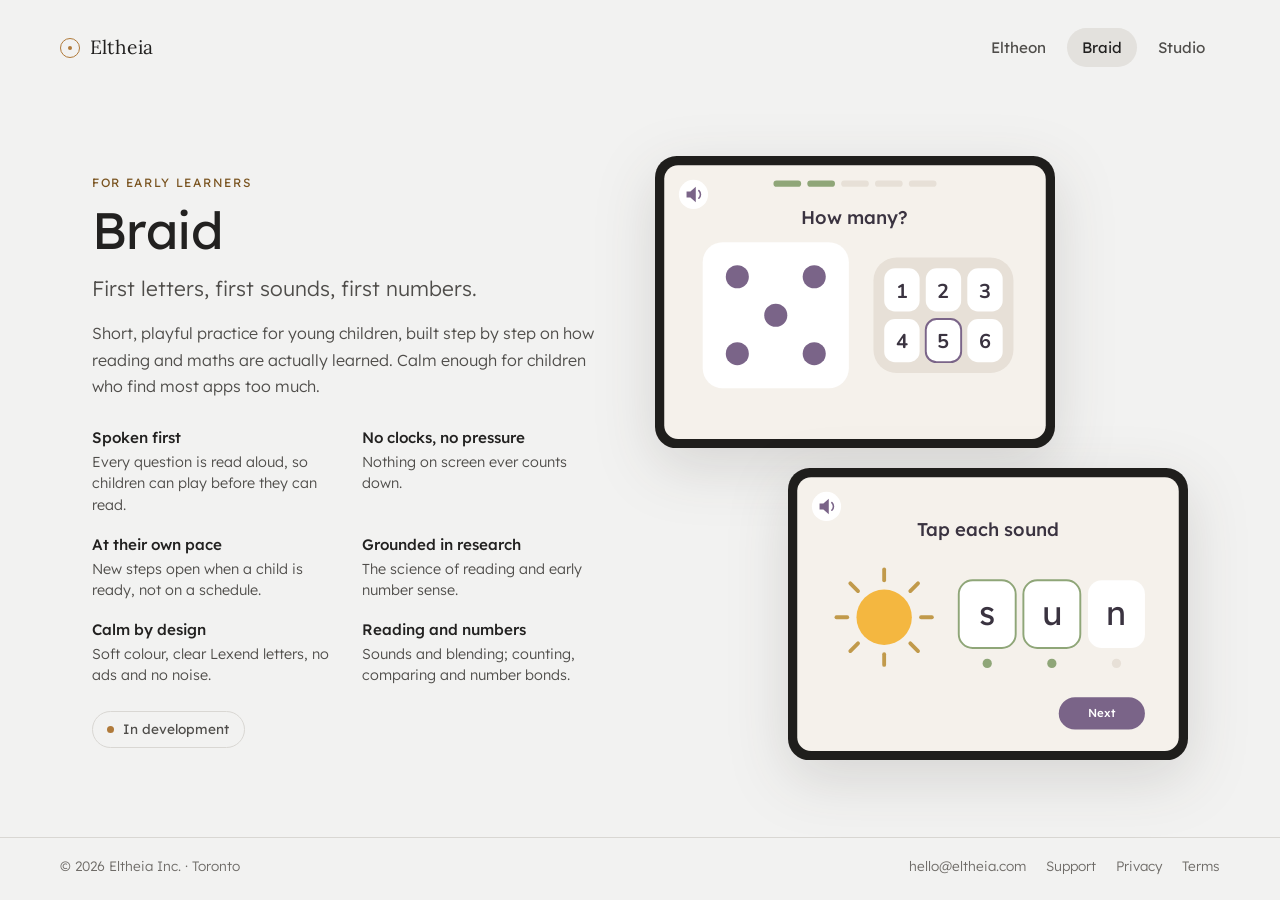
<file: braid.html>
<!doctype html>
<html lang="en">
<head>
<meta charset="utf-8">
<meta name="viewport" content="width=device-width, initial-scale=1">
<title>Braid · Eltheia</title>
<meta name="description" content="Braid is short, calm practice for young children learning letters, sounds and their first numbers.">
<link rel="icon" href="/favicon.svg" type="image/svg+xml">
<link rel="preconnect" href="https://fonts.googleapis.com">
<link rel="preconnect" href="https://fonts.gstatic.com" crossorigin>
<link href="https://fonts.googleapis.com/css2?family=Lexend:wght@300;400;500&family=Lora:wght@400;500&family=Nunito:wght@700&display=swap" rel="stylesheet">
<link rel="stylesheet" href="/style.css">
</head>
<body>
<header class="top">
  <a class="brand" href="/"><span class="dot sm" aria-hidden="true"></span>Eltheia</a>
  <nav class="tabs"><a href="/eltheon">Eltheon</a><a href="/braid" aria-current="page">Braid</a><a href="/studio">Studio</a></nav>
</header>
<main class="app">
  <div>
    <span class="label">For early learners</span>
    <h1>Braid</h1>
    <p class="lede">First letters, first sounds, first numbers.</p>
    <p>Short, playful practice for young children, built step by step on how reading and maths are actually learned. Calm enough for children who find most apps too much.</p>
    <ul class="features">
      <li><strong>Spoken first</strong>Every question is read aloud, so children can play before they can read.</li>
      <li><strong>No clocks, no pressure</strong>Nothing on screen ever counts down.</li>
      <li><strong>At their own pace</strong>New steps open when a child is ready, not on a schedule.</li>
      <li><strong>Grounded in research</strong>The science of reading and early number sense.</li>
      <li><strong>Calm by design</strong>Soft colour, clear Lexend letters, no ads and no noise.</li>
      <li><strong>Reading and numbers</strong>Sounds and blending; counting, comparing and number bonds.</li>
    </ul>
    <span class="status">In development</span>
  </div>

  <div class="shots tablets">
    <svg viewBox="0 0 520 380" role="img" aria-label="Braid counting screen: how many dots, with a number pad">
      <rect width="520" height="380" rx="28" fill="#1f1e1c"/>
      <rect x="12" y="12" width="496" height="356" rx="18" fill="#F5F1EB"/>
      <g>
        <rect x="154" y="32" width="36" height="8" rx="4" fill="#8FA678"/>
        <rect x="198" y="32" width="36" height="8" rx="4" fill="#8FA678"/>
        <rect x="242" y="32" width="36" height="8" rx="4" fill="#E7E0D7"/>
        <rect x="286" y="32" width="36" height="8" rx="4" fill="#E7E0D7"/>
        <rect x="330" y="32" width="36" height="8" rx="4" fill="#E7E0D7"/>
      </g>
      <circle cx="50" cy="50" r="19" fill="#FFFFFF"/>
      <path d="M41 46h5l7-6v20l-7-6h-5z" fill="#7A6488"/>
      <path d="M57 45a7 7 0 0 1 0 10" fill="none" stroke="#7A6488" stroke-width="2" stroke-linecap="round"/>
      <text x="260" y="88" text-anchor="middle" font-family="Lexend, sans-serif" font-size="24" font-weight="500" fill="#3A3340">How many?</text>
      <rect x="62" y="112" width="190" height="190" rx="26" fill="#FFFFFF"/>
      <g fill="#7A6488">
        <circle cx="107" cy="157" r="15"/><circle cx="207" cy="157" r="15"/>
        <circle cx="157" cy="207" r="15"/>
        <circle cx="107" cy="257" r="15"/><circle cx="207" cy="257" r="15"/>
      </g>
      <rect x="284" y="132" width="182" height="150" rx="30" fill="#E7E0D7"/>
      <g fill="#FFFFFF">
        <rect x="298" y="146" width="46" height="56" rx="14"/><rect x="352" y="146" width="46" height="56" rx="14"/><rect x="406" y="146" width="46" height="56" rx="14"/>
        <rect x="298" y="212" width="46" height="56" rx="14"/><rect x="352" y="212" width="46" height="56" rx="14" stroke="#7A6488" stroke-width="2.5"/><rect x="406" y="212" width="46" height="56" rx="14"/>
      </g>
      <g font-family="Nunito, sans-serif" font-size="26" font-weight="700" fill="#3A3340" text-anchor="middle">
        <text x="321" y="184">1</text><text x="375" y="184">2</text><text x="429" y="184">3</text>
        <text x="321" y="250">4</text><text x="375" y="250">5</text><text x="429" y="250">6</text>
      </g>
    </svg>

    <svg viewBox="0 0 520 380" role="img" aria-label="Braid sounds screen: tap each sound in sun">
      <rect width="520" height="380" rx="28" fill="#1f1e1c"/>
      <rect x="12" y="12" width="496" height="356" rx="18" fill="#F5F1EB"/>
      <circle cx="50" cy="50" r="19" fill="#FFFFFF"/>
      <path d="M41 46h5l7-6v20l-7-6h-5z" fill="#7A6488"/>
      <path d="M57 45a7 7 0 0 1 0 10" fill="none" stroke="#7A6488" stroke-width="2" stroke-linecap="round"/>
      <text x="260" y="88" text-anchor="middle" font-family="Lexend, sans-serif" font-size="24" font-weight="500" fill="#3A3340">Tap each sound</text>
      <g stroke="#C19A4B" stroke-width="5" stroke-linecap="round">
        <line x1="125" y1="132" x2="125" y2="146"/><line x1="125" y1="242" x2="125" y2="256"/>
        <line x1="63" y1="194" x2="77" y2="194"/><line x1="173" y1="194" x2="187" y2="194"/>
        <line x1="81" y1="150" x2="91" y2="160"/><line x1="159" y1="228" x2="169" y2="238"/>
        <line x1="169" y1="150" x2="159" y2="160"/><line x1="91" y1="228" x2="81" y2="238"/>
      </g>
      <circle cx="125" cy="194" r="36" fill="#F4B740"/>
      <g fill="#FFFFFF">
        <rect x="222" y="146" width="74" height="88" rx="18" stroke="#8FA678" stroke-width="2.5"/>
        <rect x="306" y="146" width="74" height="88" rx="18" stroke="#8FA678" stroke-width="2.5"/>
        <rect x="390" y="146" width="74" height="88" rx="18"/>
      </g>
      <g font-family="Lexend, sans-serif" font-size="44" font-weight="400" fill="#3A3340" text-anchor="middle">
        <text x="259" y="204">s</text><text x="343" y="204">u</text><text x="427" y="204">n</text>
      </g>
      <g>
        <circle cx="259" cy="254" r="6" fill="#8FA678"/><circle cx="343" cy="254" r="6" fill="#8FA678"/><circle cx="427" cy="254" r="6" fill="#E7E0D7"/>
      </g>
      <rect x="352" y="298" width="112" height="42" rx="21" fill="#7A6488"/>
      <text x="408" y="324" text-anchor="middle" font-family="Lexend, sans-serif" font-size="15" font-weight="500" fill="#FFFFFF">Next</text>
    </svg>
  </div>
</main>
<footer class="site">
  <span>© 2026 Eltheia Inc. · Toronto</span>
  <nav>
    <a href="mailto:hello@eltheia.com">hello@eltheia.com</a>
    <a href="/support">Support</a>
    <a href="/privacy">Privacy</a>
    <a href="/terms">Terms</a>
  </nav>
</footer>
</body>
</html>
</file>
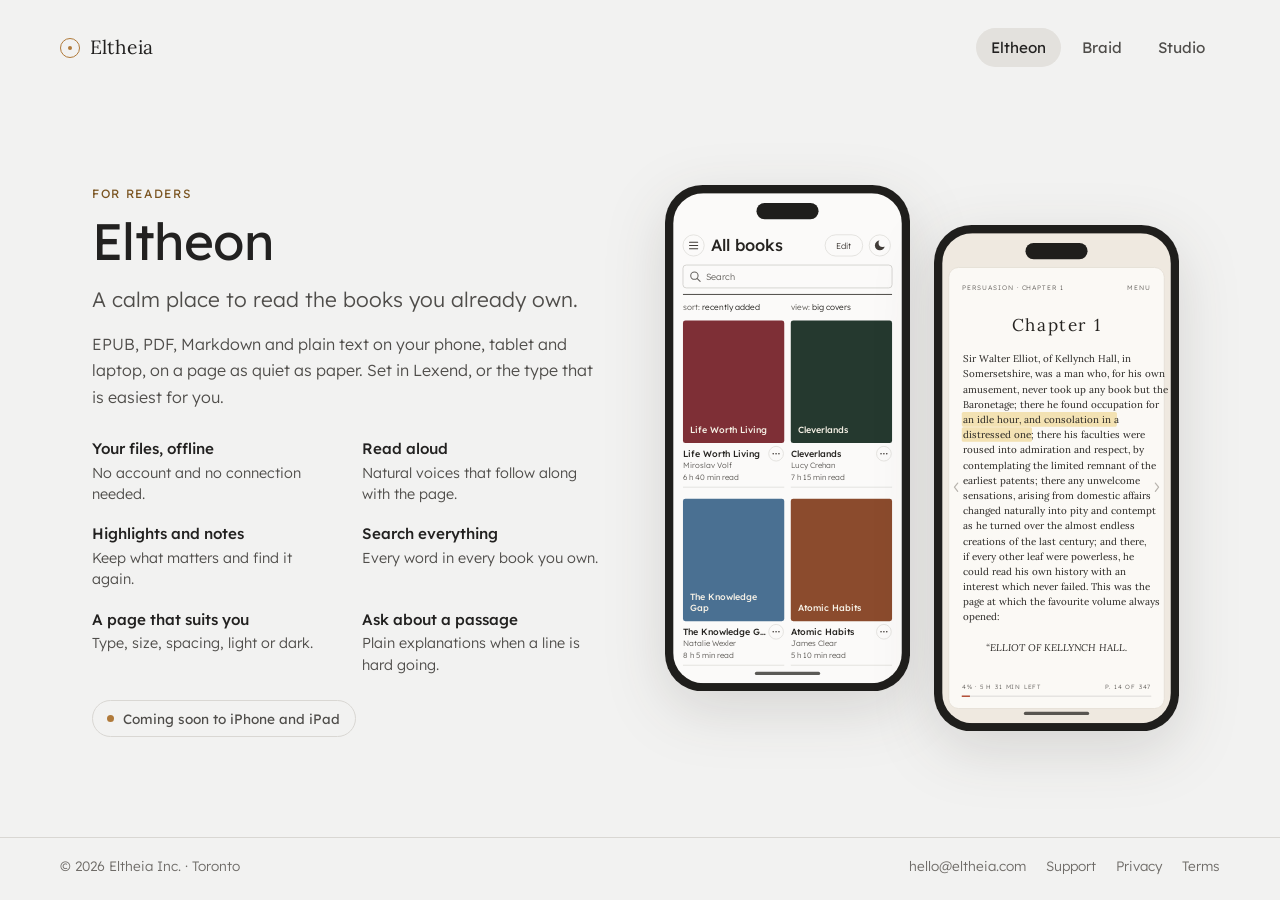
<file: eltheon.html>
<!doctype html>
<html lang="en">
<head>
<meta charset="utf-8">
<meta name="viewport" content="width=device-width, initial-scale=1">
<title>Eltheon · Eltheia</title>
<meta name="description" content="Eltheon is a calm reader for the EPUB, PDF, Markdown and text files you already own, with read aloud, highlights and notes.">
<link rel="icon" href="/favicon.svg" type="image/svg+xml">
<link rel="preconnect" href="https://fonts.googleapis.com">
<link rel="preconnect" href="https://fonts.gstatic.com" crossorigin>
<link href="https://fonts.googleapis.com/css2?family=Lexend:wght@300;400;500&family=Lora:wght@400;500&display=swap" rel="stylesheet">
<link rel="stylesheet" href="/style.css">
</head>
<body>
<header class="top">
  <a class="brand" href="/"><span class="dot sm" aria-hidden="true"></span>Eltheia</a>
  <nav class="tabs"><a href="/eltheon" aria-current="page">Eltheon</a><a href="/braid">Braid</a><a href="/studio">Studio</a></nav>
</header>
<main class="app">
  <div>
    <span class="label">For readers</span>
    <h1>Eltheon</h1>
    <p class="lede">A calm place to read the books you already own.</p>
    <p>EPUB, PDF, Markdown and plain text on your phone, tablet and laptop, on a page as quiet as paper. Set in Lexend, or the type that is easiest for you.</p>
    <ul class="features">
      <li><strong>Your files, offline</strong>No account and no connection needed.</li>
      <li><strong>Read aloud</strong>Natural voices that follow along with the page.</li>
      <li><strong>Highlights and notes</strong>Keep what matters and find it again.</li>
      <li><strong>Search everything</strong>Every word in every book you own.</li>
      <li><strong>A page that suits you</strong>Type, size, spacing, light or dark.</li>
      <li><strong>Ask about a passage</strong>Plain explanations when a line is hard going.</li>
    </ul>
    <span class="status">Coming soon to iPhone and iPad</span>
  </div>

  <div class="shots phones">
    <svg viewBox="0 0 300 620" role="img" aria-label="Eltheon library: All books, shown as big covers">
      <defs><clipPath id="elt-lib"><rect x="10" y="10" width="280" height="600" rx="37"/></clipPath></defs>
      <rect width="300" height="620" rx="46" fill="#1f1e1c"/>
      <g clip-path="url(#elt-lib)">
        <rect x="10" y="10" width="280" height="600" fill="#fbfaf9"/>
        <circle cx="35" cy="74" r="13" fill="none" stroke="#dfdedb"/>
        <g stroke="#413c38" stroke-width="1.3" stroke-linecap="round"><line x1="30" y1="70" x2="40" y2="70"/><line x1="30" y1="74" x2="40" y2="74"/><line x1="30" y1="78" x2="40" y2="78"/></g>
        <text x="56" y="81" font-family="Lexend, sans-serif" font-size="20" font-weight="500" fill="#262421">All books</text>
        <rect x="196" y="61" width="46" height="26" rx="13" fill="none" stroke="#dfdedb"/>
        <text x="219" y="78" text-anchor="middle" font-family="Lexend, sans-serif" font-size="10.5" fill="#413c38">Edit</text>
        <circle cx="263" cy="74" r="13" fill="none" stroke="#dfdedb"/>
        <circle cx="263" cy="74" r="6" fill="#413c38"/><circle cx="266.5" cy="71" r="5" fill="#fbfaf9"/>
        <rect x="22" y="98" width="256" height="28" rx="4" fill="#fbfaf9" stroke="#cfcdc9"/>
        <circle cx="36" cy="111" r="4.5" fill="none" stroke="#66635f" stroke-width="1.3"/><line x1="39.5" y1="114.5" x2="43" y2="118" stroke="#66635f" stroke-width="1.3" stroke-linecap="round"/>
        <text x="50" y="116" font-family="Lexend, sans-serif" font-size="11" font-weight="300" fill="#66635f">Search</text>
        <line x1="22" y1="134" x2="278" y2="134" stroke="#262421"/>
        <text x="22" y="153" font-family="Lexend, sans-serif" font-size="10" fill="#262421"><tspan font-weight="300" fill="#605d59">sort: </tspan>recently added</text>
        <text x="154" y="153" font-family="Lexend, sans-serif" font-size="10" fill="#262421"><tspan font-weight="300" fill="#605d59">view: </tspan>big covers</text>
        <rect x="22" y="166" width="124" height="150" rx="3" fill="#7e2f36"/>
        <text x="31" y="304" font-family="Lexend, sans-serif" font-size="11" font-weight="500" fill="#f6f1e6">Life Worth Living</text>
        <text x="22" y="333" font-family="Lexend, sans-serif" font-size="11" font-weight="500" fill="#262421">Life Worth Living</text>
        <text x="22" y="347" font-family="Lexend, sans-serif" font-size="9.5" font-weight="300" fill="#605d59">Miroslav Volf</text>
        <text x="22" y="361" font-family="Lexend, sans-serif" font-size="9.5" font-weight="300" fill="#605d59">6 h 40 min read</text>
        <circle cx="136" cy="329" r="9" fill="#fbfaf9" stroke="#dfdedb"/>
        <g fill="#413c38"><circle cx="132.5" cy="329" r="1"/><circle cx="136" cy="329" r="1"/><circle cx="139.5" cy="329" r="1"/></g>
        <line x1="22" y1="370" x2="146" y2="370" stroke="#dfdedb"/>
        <rect x="154" y="166" width="124" height="150" rx="3" fill="#25392f"/>
        <text x="163" y="304" font-family="Lexend, sans-serif" font-size="11" font-weight="500" fill="#f6f1e6">Cleverlands</text>
        <text x="154" y="333" font-family="Lexend, sans-serif" font-size="11" font-weight="500" fill="#262421">Cleverlands</text>
        <text x="154" y="347" font-family="Lexend, sans-serif" font-size="9.5" font-weight="300" fill="#605d59">Lucy Crehan</text>
        <text x="154" y="361" font-family="Lexend, sans-serif" font-size="9.5" font-weight="300" fill="#605d59">7 h 15 min read</text>
        <circle cx="268" cy="329" r="9" fill="#fbfaf9" stroke="#dfdedb"/>
        <g fill="#413c38"><circle cx="264.5" cy="329" r="1"/><circle cx="268" cy="329" r="1"/><circle cx="271.5" cy="329" r="1"/></g>
        <line x1="154" y1="370" x2="278" y2="370" stroke="#dfdedb"/>
        <rect x="22" y="384" width="124" height="150" rx="3" fill="#4a7092"/>
        <text x="31" y="508" font-family="Lexend, sans-serif" font-size="11" font-weight="500" fill="#f6f1e6">The Knowledge</text><text x="31" y="522" font-family="Lexend, sans-serif" font-size="11" font-weight="500" fill="#f6f1e6">Gap</text>
        <text x="22" y="551" font-family="Lexend, sans-serif" font-size="11" font-weight="500" fill="#262421">The Knowledge G…</text>
        <text x="22" y="565" font-family="Lexend, sans-serif" font-size="9.5" font-weight="300" fill="#605d59">Natalie Wexler</text>
        <text x="22" y="579" font-family="Lexend, sans-serif" font-size="9.5" font-weight="300" fill="#605d59">8 h 5 min read</text>
        <circle cx="136" cy="547" r="9" fill="#fbfaf9" stroke="#dfdedb"/>
        <g fill="#413c38"><circle cx="132.5" cy="547" r="1"/><circle cx="136" cy="547" r="1"/><circle cx="139.5" cy="547" r="1"/></g>
        <line x1="22" y1="588" x2="146" y2="588" stroke="#dfdedb"/>
        <rect x="154" y="384" width="124" height="150" rx="3" fill="#8b4b2d"/>
        <text x="163" y="522" font-family="Lexend, sans-serif" font-size="11" font-weight="500" fill="#f6f1e6">Atomic Habits</text>
        <text x="154" y="551" font-family="Lexend, sans-serif" font-size="11" font-weight="500" fill="#262421">Atomic Habits</text>
        <text x="154" y="565" font-family="Lexend, sans-serif" font-size="9.5" font-weight="300" fill="#605d59">James Clear</text>
        <text x="154" y="579" font-family="Lexend, sans-serif" font-size="9.5" font-weight="300" fill="#605d59">5 h 10 min read</text>
        <circle cx="268" cy="547" r="9" fill="#fbfaf9" stroke="#dfdedb"/>
        <g fill="#413c38"><circle cx="264.5" cy="547" r="1"/><circle cx="268" cy="547" r="1"/><circle cx="271.5" cy="547" r="1"/></g>
        <line x1="154" y1="588" x2="278" y2="588" stroke="#dfdedb"/>
      </g>
      <rect x="112" y="22" width="76" height="20" rx="10" fill="#1f1e1c"/>
      <rect x="110" y="596" width="80" height="4" rx="2" fill="#262421" opacity=".75"/>
    </svg>

    <svg viewBox="0 0 300 620" role="img" aria-label="Eltheon reading Persuasion, with a highlighted passage">
      <defs><clipPath id="elt-read"><rect x="10" y="10" width="280" height="600" rx="37"/></clipPath></defs>
      <rect width="300" height="620" rx="46" fill="#1f1e1c"/>
      <g clip-path="url(#elt-read)">
        <rect x="10" y="10" width="280" height="600" fill="#efe9e0"/>
        <rect x="18" y="52" width="264" height="540" rx="12" fill="#fbf9f5" stroke="#e4ded4"/>
        <text x="34" y="80" font-family="Lexend, sans-serif" font-size="8" letter-spacing="1.2" fill="#66635f">PERSUASION · CHAPTER 1</text>
        <text x="266" y="80" text-anchor="end" font-family="Lexend, sans-serif" font-size="8" letter-spacing="1.2" fill="#66635f">MENU</text>
        <text x="150" y="130" text-anchor="middle" font-family="Lora, serif" font-size="21" letter-spacing="2" fill="#262421">Chapter 1</text>
        <rect x="34" y="228.9" width="190" height="18" rx="2" fill="#f3e2b3"/>
        <rect x="34" y="247.5" width="86" height="18" rx="2" fill="#f3e2b3"/>
        <g font-family="Lora, serif" font-size="12" fill="#262421">
          <text x="36" y="168.0">Sir Walter Elliot, of Kellynch Hall, in</text>
          <text x="36" y="186.6">Somersetshire, was a man who, for his own</text>
          <text x="36" y="205.2">amusement, never took up any book but the</text>
          <text x="36" y="223.8">Baronetage; there he found occupation for</text>
          <text x="36" y="242.4">an idle hour, and consolation in a</text>
          <text x="36" y="261.0">distressed one; there his faculties were</text>
          <text x="36" y="279.6">roused into admiration and respect, by</text>
          <text x="36" y="298.2">contemplating the limited remnant of the</text>
          <text x="36" y="316.8">earliest patents; there any unwelcome</text>
          <text x="36" y="335.4">sensations, arising from domestic affairs</text>
          <text x="36" y="354.0">changed naturally into pity and contempt</text>
          <text x="36" y="372.6">as he turned over the almost endless</text>
          <text x="36" y="391.2">creations of the last century; and there,</text>
          <text x="36" y="409.8">if every other leaf were powerless, he</text>
          <text x="36" y="428.4">could read his own history with an</text>
          <text x="36" y="447.0">interest which never failed. This was the</text>
          <text x="36" y="465.6">page at which the favourite volume always</text>
          <text x="36" y="484.2">opened:</text>
        </g>
        <g font-family="Lora, serif" font-size="12" fill="#262421" text-anchor="middle" font-style="italic">
          <text x="150" y="521.4">“ELLIOT OF KELLYNCH HALL.</text>
        </g>
        <g fill="none" stroke="#b9b5af" stroke-width="1.5" stroke-linecap="round" stroke-linejoin="round"><path d="M29 316l-4 5 4 5"/><path d="M271 316l4 5-4 5"/></g>
        <text x="34" y="568" font-family="Lexend, sans-serif" font-size="7.5" letter-spacing="1" fill="#66635f">4% · 5 H 31 MIN LEFT</text>
        <text x="266" y="568" text-anchor="end" font-family="Lexend, sans-serif" font-size="7.5" letter-spacing="1" fill="#66635f">P. 14 OF 347</text>
        <line x1="34" y1="577" x2="266" y2="577" stroke="#e6e4e1" stroke-width="2"/>
        <line x1="34" y1="577" x2="44" y2="577" stroke="#b5523b" stroke-width="2"/>
      </g>
      <rect x="112" y="22" width="76" height="20" rx="10" fill="#1f1e1c"/>
      <rect x="110" y="596" width="80" height="4" rx="2" fill="#262421" opacity=".75"/>
    </svg>
  </div>
</main>
<footer class="site">
  <span>© 2026 Eltheia Inc. · Toronto</span>
  <nav>
    <a href="mailto:hello@eltheia.com">hello@eltheia.com</a>
    <a href="/support">Support</a>
    <a href="/privacy">Privacy</a>
    <a href="/terms">Terms</a>
  </nav>
</footer>
</body>
</html>
</file>
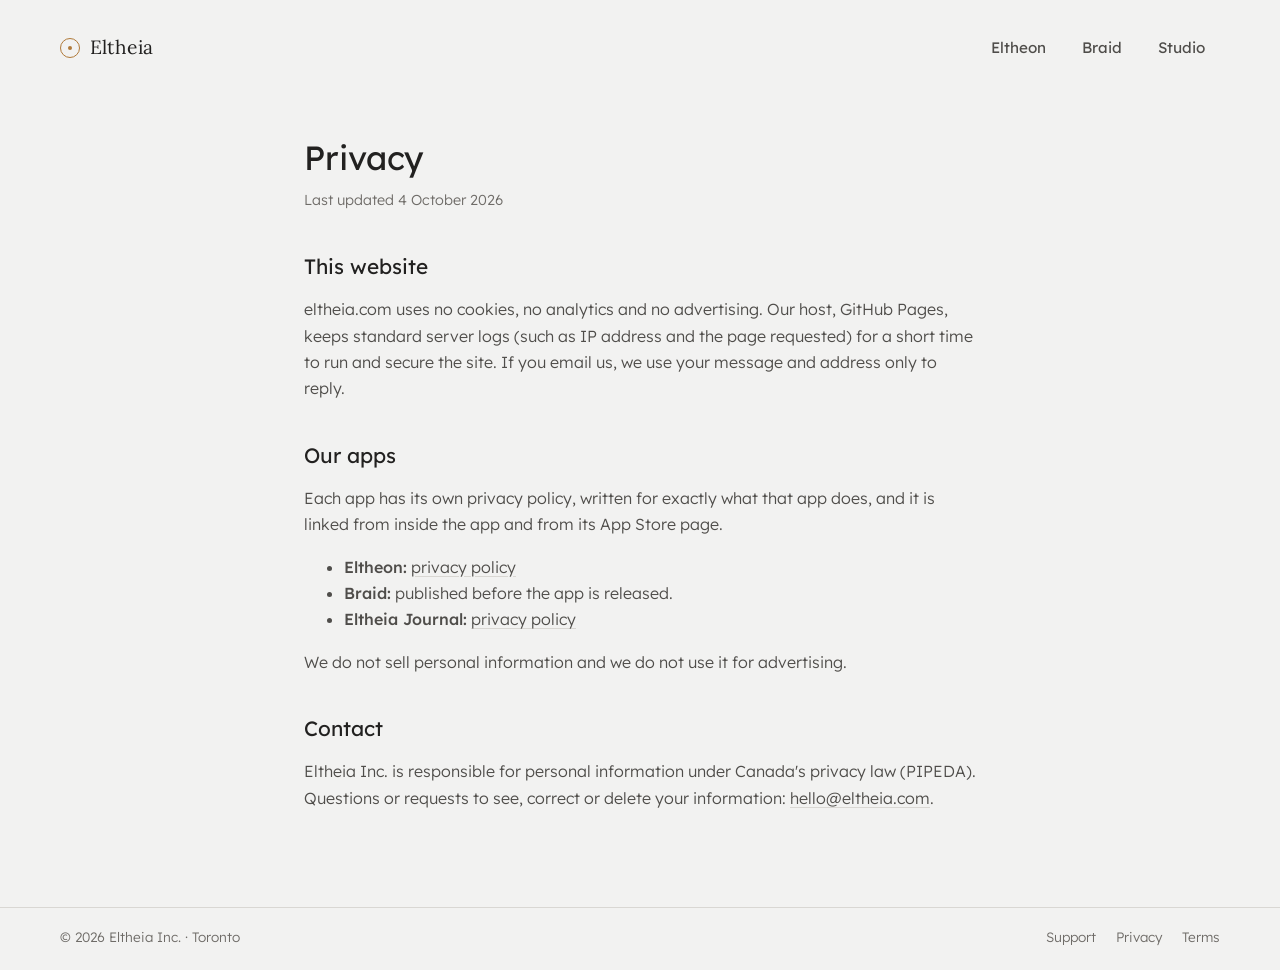
<file: privacy.html>
<!doctype html>
<html lang="en">
<head>
<meta charset="utf-8">
<meta name="viewport" content="width=device-width, initial-scale=1">
<title>Privacy · Eltheia</title>
<meta name="description" content="How Eltheia and its apps handle personal information.">
<link rel="icon" href="/favicon.svg" type="image/svg+xml">
<link rel="preconnect" href="https://fonts.googleapis.com">
<link rel="preconnect" href="https://fonts.gstatic.com" crossorigin>
<link href="https://fonts.googleapis.com/css2?family=Lexend:wght@300;400;500&family=Lora:wght@400;500&display=swap" rel="stylesheet">
<link rel="stylesheet" href="/style.css">
</head>
<body>
<header class="top">
  <a class="brand" href="/"><span class="dot sm" aria-hidden="true"></span>Eltheia</a>
  <nav class="tabs"><a href="/eltheon">Eltheon</a><a href="/braid">Braid</a><a href="/studio">Studio</a></nav>
</header>
<main class="section">
<h1 class="page">Privacy</h1>
<p class="updated">Last updated 4 October 2026</p>

<h2>This website</h2>
<p>eltheia.com uses no cookies, no analytics and no advertising. Our host, GitHub Pages, keeps standard server logs (such as IP address and the page requested) for a short time to run and secure the site. If you email us, we use your message and address only to reply.</p>

<h2>Our apps</h2>
<p>Each app has its own privacy policy, written for exactly what that app does, and it is linked from inside the app and from its App Store page.</p>
<ul>
  <li><strong>Eltheon:</strong> <a href="https://ebook-reader-kappa.vercel.app/privacy">privacy policy</a></li>
  <li><strong>Braid:</strong> published before the app is released.</li>
  <li><strong>Eltheia Journal:</strong> <a href="/journal/privacy">privacy policy</a></li>
</ul>
<p>We do not sell personal information and we do not use it for advertising.</p>

<h2>Contact</h2>
<p>Eltheia Inc. is responsible for personal information under Canada's privacy law (PIPEDA). Questions or requests to see, correct or delete your information: <a href="mailto:hello@eltheia.com">hello@eltheia.com</a>.</p>
</main>
<footer class="site">
  <span>© 2026 Eltheia Inc. · Toronto</span>
  <nav>
    <a href="/support">Support</a>
    <a href="/privacy">Privacy</a>
    <a href="/terms">Terms</a>
  </nav>
</footer>
</body>
</html>
</file>
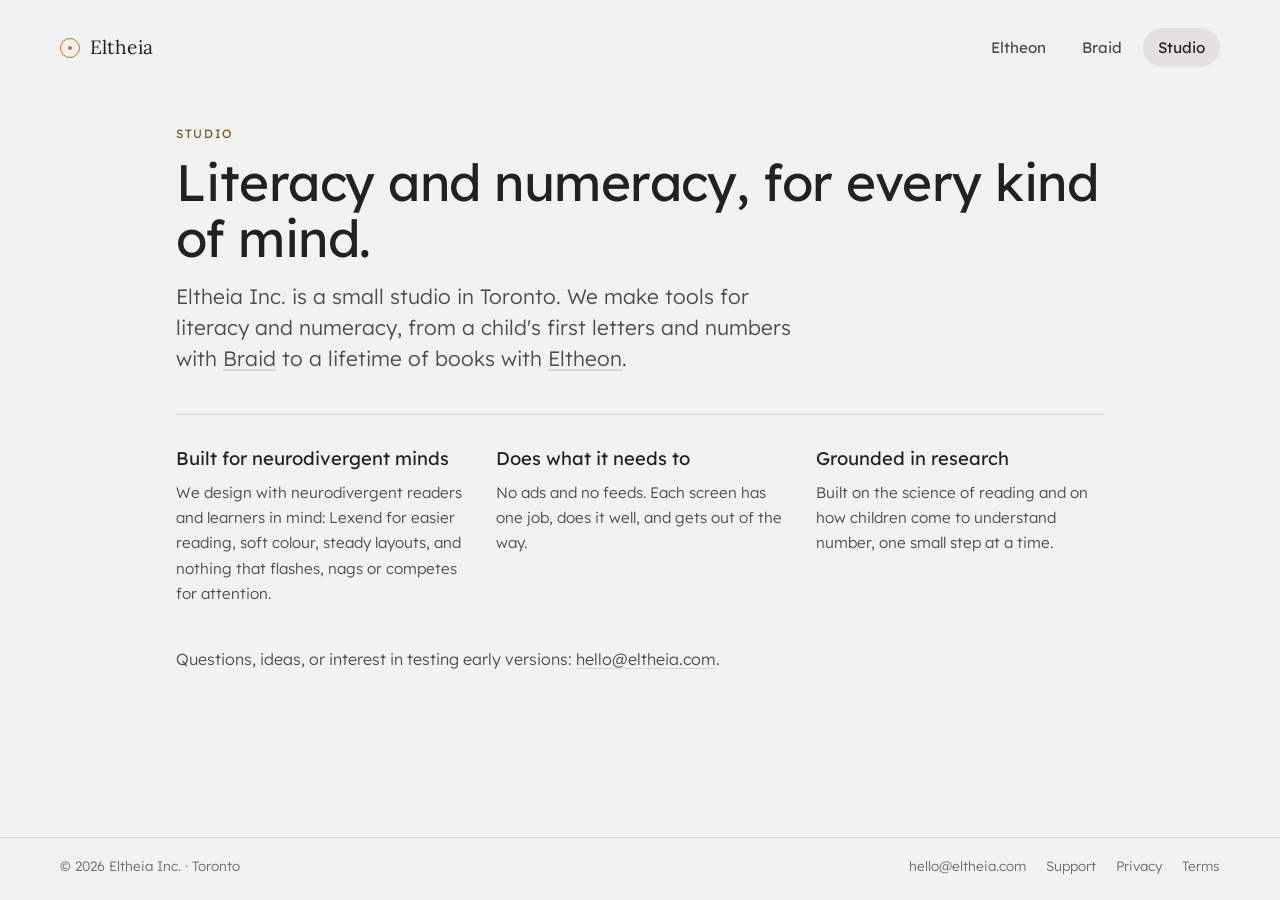
<file: studio.html>
<!doctype html>
<html lang="en">
<head>
<meta charset="utf-8">
<meta name="viewport" content="width=device-width, initial-scale=1">
<title>Studio · Eltheia</title>
<meta name="description" content="Eltheia Inc. is a Toronto studio making software for literacy and numeracy, designed with neurodivergent readers and learners in mind.">
<link rel="icon" href="/favicon.svg" type="image/svg+xml">
<link rel="preconnect" href="https://fonts.googleapis.com">
<link rel="preconnect" href="https://fonts.gstatic.com" crossorigin>
<link href="https://fonts.googleapis.com/css2?family=Lexend:wght@300;400;500&family=Lora:wght@400;500&display=swap" rel="stylesheet">
<link rel="stylesheet" href="/style.css">
</head>
<body>
<header class="top">
  <a class="brand" href="/"><span class="dot sm" aria-hidden="true"></span>Eltheia</a>
  <nav class="tabs"><a href="/eltheon">Eltheon</a><a href="/braid">Braid</a><a href="/studio" aria-current="page">Studio</a></nav>
</header>
<main class="studio">
  <span class="label">Studio</span>
  <h1>Literacy and numeracy, for every kind of mind.</h1>
  <p class="lede">Eltheia Inc. is a small studio in Toronto. We make tools for literacy and numeracy, from a child's first letters and numbers with <a href="/braid">Braid</a> to a lifetime of books with <a href="/eltheon">Eltheon</a>.</p>

  <div class="principles">
    <div>
      <h2>Built for neurodivergent minds</h2>
      <p>We design with neurodivergent readers and learners in mind: Lexend for easier reading, soft colour, steady layouts, and nothing that flashes, nags or competes for attention.</p>
    </div>
    <div>
      <h2>Does what it needs to</h2>
      <p>No ads and no feeds. Each screen has one job, does it well, and gets out of the way.</p>
    </div>
    <div>
      <h2>Grounded in research</h2>
      <p>Built on the science of reading and on how children come to understand number, one small step at a time.</p>
    </div>
  </div>

  <p>Questions, ideas, or interest in testing early versions: <a href="mailto:hello@eltheia.com">hello@eltheia.com</a>.</p>
</main>
<footer class="site">
  <span>© 2026 Eltheia Inc. · Toronto</span>
  <nav>
    <a href="mailto:hello@eltheia.com">hello@eltheia.com</a>
    <a href="/support">Support</a>
    <a href="/privacy">Privacy</a>
    <a href="/terms">Terms</a>
  </nav>
</footer>
</body>
</html>
</file>
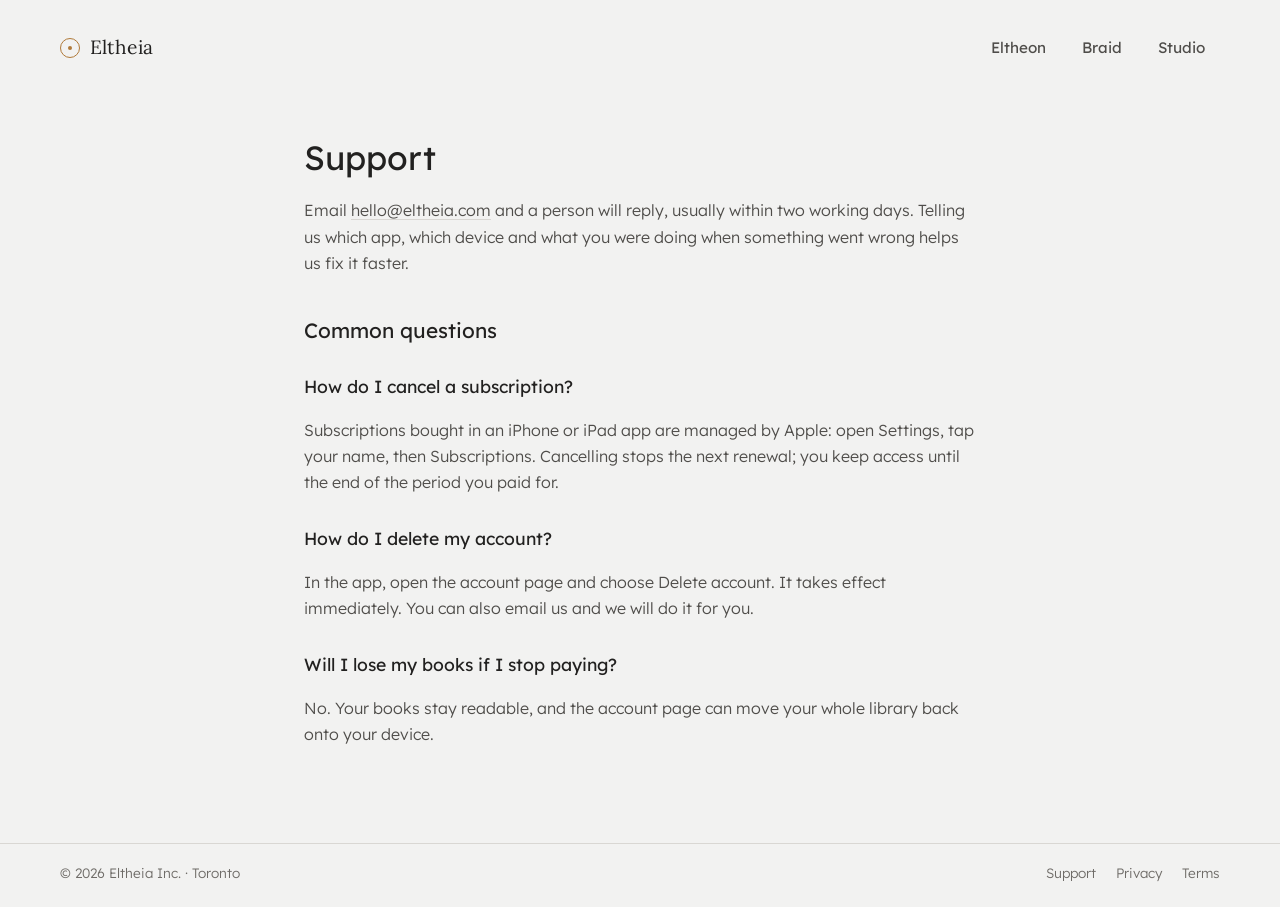
<file: support.html>
<!doctype html>
<html lang="en">
<head>
<meta charset="utf-8">
<meta name="viewport" content="width=device-width, initial-scale=1">
<title>Support · Eltheia</title>
<meta name="description" content="How to get help with Eltheia apps.">
<link rel="icon" href="/favicon.svg" type="image/svg+xml">
<link rel="preconnect" href="https://fonts.googleapis.com">
<link rel="preconnect" href="https://fonts.gstatic.com" crossorigin>
<link href="https://fonts.googleapis.com/css2?family=Lexend:wght@300;400;500&family=Lora:wght@400;500&display=swap" rel="stylesheet">
<link rel="stylesheet" href="/style.css">
</head>
<body>
<header class="top">
  <a class="brand" href="/"><span class="dot sm" aria-hidden="true"></span>Eltheia</a>
  <nav class="tabs"><a href="/eltheon">Eltheon</a><a href="/braid">Braid</a><a href="/studio">Studio</a></nav>
</header>
<main class="section">
<h1 class="page">Support</h1>
<p>Email <a href="mailto:hello@eltheia.com">hello@eltheia.com</a> and a person will reply, usually within two working days. Telling us which app, which device and what you were doing when something went wrong helps us fix it faster.</p>

<h2>Common questions</h2>
<h3>How do I cancel a subscription?</h3>
<p>Subscriptions bought in an iPhone or iPad app are managed by Apple: open Settings, tap your name, then Subscriptions. Cancelling stops the next renewal; you keep access until the end of the period you paid for.</p>
<h3>How do I delete my account?</h3>
<p>In the app, open the account page and choose Delete account. It takes effect immediately. You can also email us and we will do it for you.</p>
<h3>Will I lose my books if I stop paying?</h3>
<p>No. Your books stay readable, and the account page can move your whole library back onto your device.</p>
</main>
<footer class="site">
  <span>© 2026 Eltheia Inc. · Toronto</span>
  <nav>
    <a href="/support">Support</a>
    <a href="/privacy">Privacy</a>
    <a href="/terms">Terms</a>
  </nav>
</footer>
</body>
</html>
</file>
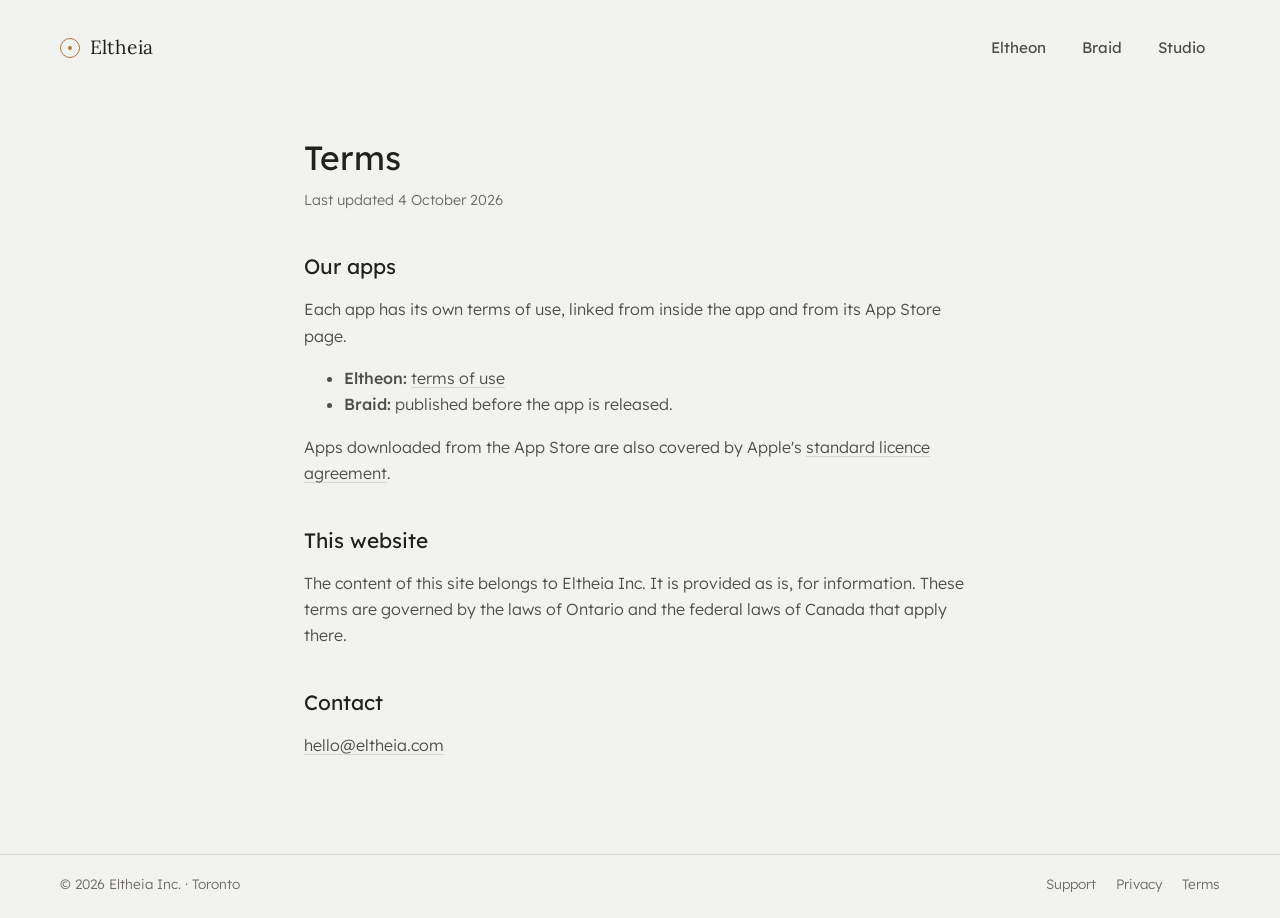
<file: terms.html>
<!doctype html>
<html lang="en">
<head>
<meta charset="utf-8">
<meta name="viewport" content="width=device-width, initial-scale=1">
<title>Terms · Eltheia</title>
<meta name="description" content="Terms of use for eltheia.com and Eltheia apps.">
<link rel="icon" href="/favicon.svg" type="image/svg+xml">
<link rel="preconnect" href="https://fonts.googleapis.com">
<link rel="preconnect" href="https://fonts.gstatic.com" crossorigin>
<link href="https://fonts.googleapis.com/css2?family=Lexend:wght@300;400;500&family=Lora:wght@400;500&display=swap" rel="stylesheet">
<link rel="stylesheet" href="/style.css">
</head>
<body>
<header class="top">
  <a class="brand" href="/"><span class="dot sm" aria-hidden="true"></span>Eltheia</a>
  <nav class="tabs"><a href="/eltheon">Eltheon</a><a href="/braid">Braid</a><a href="/studio">Studio</a></nav>
</header>
<main class="section">
<h1 class="page">Terms</h1>
<p class="updated">Last updated 4 October 2026</p>

<h2>Our apps</h2>
<p>Each app has its own terms of use, linked from inside the app and from its App Store page.</p>
<ul>
  <li><strong>Eltheon:</strong> <a href="https://ebook-reader-kappa.vercel.app/terms">terms of use</a></li>
  <li><strong>Braid:</strong> published before the app is released.</li>
</ul>
<p>Apps downloaded from the App Store are also covered by Apple's <a href="https://www.apple.com/legal/internet-services/itunes/dev/stdeula/">standard licence agreement</a>.</p>

<h2>This website</h2>
<p>The content of this site belongs to Eltheia Inc. It is provided as is, for information. These terms are governed by the laws of Ontario and the federal laws of Canada that apply there.</p>

<h2>Contact</h2>
<p><a href="mailto:hello@eltheia.com">hello@eltheia.com</a></p>
</main>
<footer class="site">
  <span>© 2026 Eltheia Inc. · Toronto</span>
  <nav>
    <a href="/support">Support</a>
    <a href="/privacy">Privacy</a>
    <a href="/terms">Terms</a>
  </nav>
</footer>
</body>
</html>
</file>
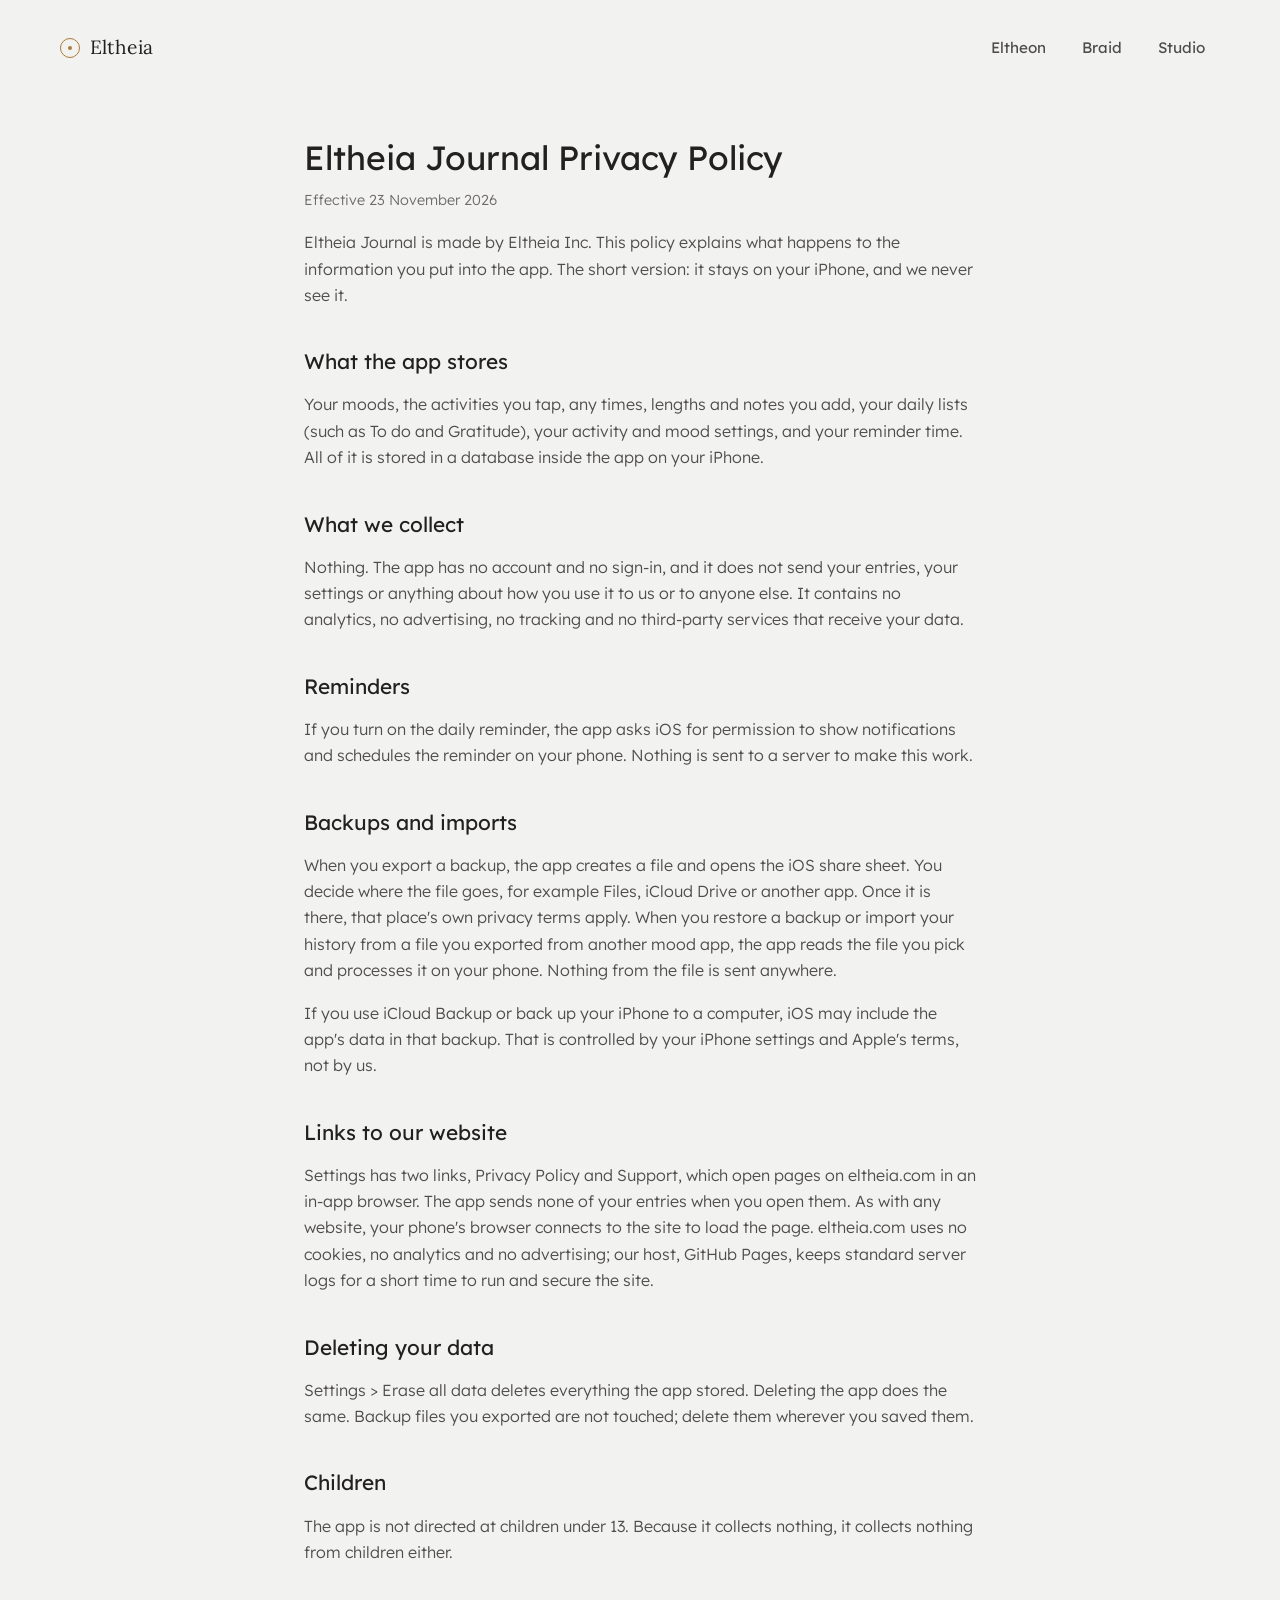
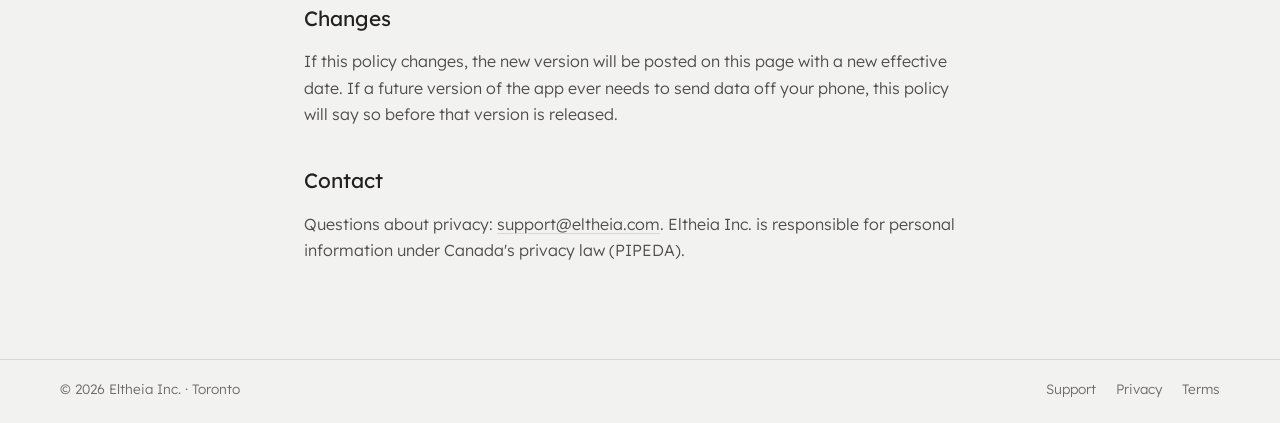
<file: journal/privacy.html>
<!doctype html>
<html lang="en">
<head>
<meta charset="utf-8">
<meta name="viewport" content="width=device-width, initial-scale=1">
<title>Eltheia Journal Privacy Policy · Eltheia</title>
<meta name="description" content="What happens to the information you put into Eltheia Journal: it stays on your iPhone.">
<link rel="icon" href="/favicon.svg" type="image/svg+xml">
<link rel="preconnect" href="https://fonts.googleapis.com">
<link rel="preconnect" href="https://fonts.gstatic.com" crossorigin>
<link href="https://fonts.googleapis.com/css2?family=Lexend:wght@300;400;500&family=Lora:wght@400;500&display=swap" rel="stylesheet">
<link rel="stylesheet" href="/style.css">
</head>
<body>
<header class="top">
  <a class="brand" href="/"><span class="dot sm" aria-hidden="true"></span>Eltheia</a>
  <nav class="tabs"><a href="/eltheon">Eltheon</a><a href="/braid">Braid</a><a href="/studio">Studio</a></nav>
</header>
<main class="section">
<h1 class="page">Eltheia Journal Privacy Policy</h1>
<p class="updated">Effective 23 November 2026</p>
<p>Eltheia Journal is made by Eltheia Inc. This policy explains what happens to the information you put into the app. The short version: it stays on your iPhone, and we never see it.</p>

<h2>What the app stores</h2>
<p>Your moods, the activities you tap, any times, lengths and notes you add, your daily lists (such as To do and Gratitude), your activity and mood settings, and your reminder time. All of it is stored in a database inside the app on your iPhone.</p>

<h2>What we collect</h2>
<p>Nothing. The app has no account and no sign-in, and it does not send your entries, your settings or anything about how you use it to us or to anyone else. It contains no analytics, no advertising, no tracking and no third-party services that receive your data.</p>

<h2>Reminders</h2>
<p>If you turn on the daily reminder, the app asks iOS for permission to show notifications and schedules the reminder on your phone. Nothing is sent to a server to make this work.</p>

<h2>Backups and imports</h2>
<p>When you export a backup, the app creates a file and opens the iOS share sheet. You decide where the file goes, for example Files, iCloud Drive or another app. Once it is there, that place's own privacy terms apply. When you restore a backup or import your history from a file you exported from another mood app, the app reads the file you pick and processes it on your phone. Nothing from the file is sent anywhere.</p>
<p>If you use iCloud Backup or back up your iPhone to a computer, iOS may include the app's data in that backup. That is controlled by your iPhone settings and Apple's terms, not by us.</p>

<h2>Links to our website</h2>
<p>Settings has two links, Privacy Policy and Support, which open pages on eltheia.com in an in-app browser. The app sends none of your entries when you open them. As with any website, your phone's browser connects to the site to load the page. eltheia.com uses no cookies, no analytics and no advertising; our host, GitHub Pages, keeps standard server logs for a short time to run and secure the site.</p>

<h2>Deleting your data</h2>
<p>Settings &gt; Erase all data deletes everything the app stored. Deleting the app does the same. Backup files you exported are not touched; delete them wherever you saved them.</p>

<h2>Children</h2>
<p>The app is not directed at children under 13. Because it collects nothing, it collects nothing from children either.</p>

<h2>Changes</h2>
<p>If this policy changes, the new version will be posted on this page with a new effective date. If a future version of the app ever needs to send data off your phone, this policy will say so before that version is released.</p>

<h2>Contact</h2>
<p>Questions about privacy: <a href="mailto:support@eltheia.com">support@eltheia.com</a>. Eltheia Inc. is responsible for personal information under Canada's privacy law (PIPEDA).</p>
</main>
<footer class="site">
  <span>© 2026 Eltheia Inc. · Toronto</span>
  <nav>
    <a href="/support">Support</a>
    <a href="/privacy">Privacy</a>
    <a href="/terms">Terms</a>
  </nav>
</footer>
</body>
</html>
</file>
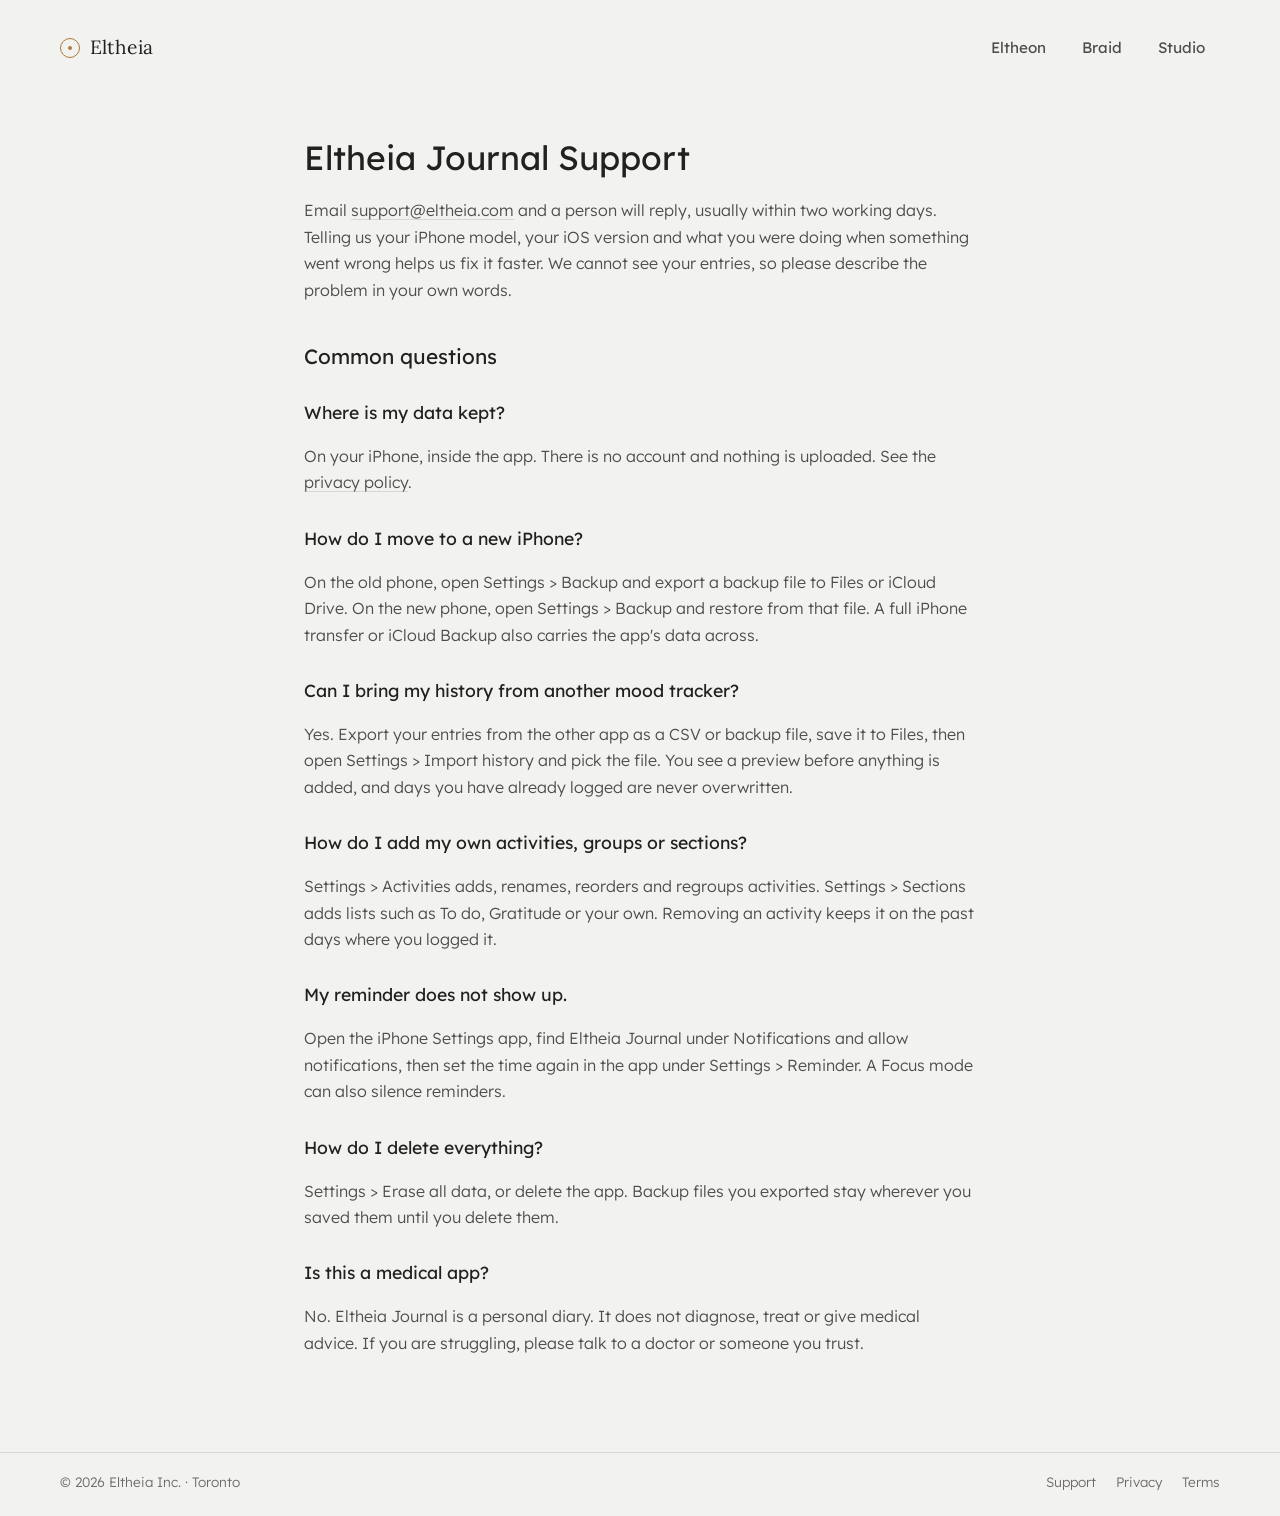
<file: journal/support.html>
<!doctype html>
<html lang="en">
<head>
<meta charset="utf-8">
<meta name="viewport" content="width=device-width, initial-scale=1">
<title>Eltheia Journal Support · Eltheia</title>
<meta name="description" content="How to get help with Eltheia Journal.">
<link rel="icon" href="/favicon.svg" type="image/svg+xml">
<link rel="preconnect" href="https://fonts.googleapis.com">
<link rel="preconnect" href="https://fonts.gstatic.com" crossorigin>
<link href="https://fonts.googleapis.com/css2?family=Lexend:wght@300;400;500&family=Lora:wght@400;500&display=swap" rel="stylesheet">
<link rel="stylesheet" href="/style.css">
</head>
<body>
<header class="top">
  <a class="brand" href="/"><span class="dot sm" aria-hidden="true"></span>Eltheia</a>
  <nav class="tabs"><a href="/eltheon">Eltheon</a><a href="/braid">Braid</a><a href="/studio">Studio</a></nav>
</header>
<main class="section">
<h1 class="page">Eltheia Journal Support</h1>
<p>Email <a href="mailto:support@eltheia.com">support@eltheia.com</a> and a person will reply, usually within two working days. Telling us your iPhone model, your iOS version and what you were doing when something went wrong helps us fix it faster. We cannot see your entries, so please describe the problem in your own words.</p>

<h2>Common questions</h2>
<h3>Where is my data kept?</h3>
<p>On your iPhone, inside the app. There is no account and nothing is uploaded. See the <a href="/journal/privacy">privacy policy</a>.</p>
<h3>How do I move to a new iPhone?</h3>
<p>On the old phone, open Settings &gt; Backup and export a backup file to Files or iCloud Drive. On the new phone, open Settings &gt; Backup and restore from that file. A full iPhone transfer or iCloud Backup also carries the app's data across.</p>
<h3>Can I bring my history from another mood tracker?</h3>
<p>Yes. Export your entries from the other app as a CSV or backup file, save it to Files, then open Settings &gt; Import history and pick the file. You see a preview before anything is added, and days you have already logged are never overwritten.</p>
<h3>How do I add my own activities, groups or sections?</h3>
<p>Settings &gt; Activities adds, renames, reorders and regroups activities. Settings &gt; Sections adds lists such as To do, Gratitude or your own. Removing an activity keeps it on the past days where you logged it.</p>
<h3>My reminder does not show up.</h3>
<p>Open the iPhone Settings app, find Eltheia Journal under Notifications and allow notifications, then set the time again in the app under Settings &gt; Reminder. A Focus mode can also silence reminders.</p>
<h3>How do I delete everything?</h3>
<p>Settings &gt; Erase all data, or delete the app. Backup files you exported stay wherever you saved them until you delete them.</p>
<h3>Is this a medical app?</h3>
<p>No. Eltheia Journal is a personal diary. It does not diagnose, treat or give medical advice. If you are struggling, please talk to a doctor or someone you trust.</p>
</main>
<footer class="site">
  <span>© 2026 Eltheia Inc. · Toronto</span>
  <nav>
    <a href="/support">Support</a>
    <a href="/privacy">Privacy</a>
    <a href="/terms">Terms</a>
  </nav>
</footer>
</body>
</html>
</file>
<file: style.css>
:root {
  --page: #f2f2f1;
  --card: #fafaf9;
  --ink: #222120;
  --ink-soft: #4f4d4a;
  --muted: #6f6c68;
  --line: #d9d7d3;
  --bronze: #b07a3a;
  --bronze-ink: #7a5420;
  --serif: "Lora", Georgia, serif;
  --sans: "Lexend", system-ui, -apple-system, "Segoe UI", sans-serif;
  color-scheme: light;
}
* { box-sizing: border-box; }
html { -webkit-text-size-adjust: 100%; }
body {
  margin: 0;
  min-height: 100vh;
  min-height: 100svh;
  display: flex;
  flex-direction: column;
  background: var(--page);
  color: var(--ink);
  font: 300 16px/1.65 var(--sans);
}
a { color: inherit; text-decoration: none; }
a:hover { color: var(--bronze-ink); }
p a, li a { text-decoration: underline; text-decoration-color: var(--line); text-underline-offset: 3px; }
strong { font-weight: 500; }

.label {
  font-size: 0.75rem;
  font-weight: 400;
  letter-spacing: 0.14em;
  text-transform: uppercase;
}

/* The mark: a bronze ring with a dot in it */
.dot {
  width: 42px;
  height: 42px;
  border: 1.5px solid var(--bronze);
  border-radius: 50%;
  display: grid;
  place-items: center;
  flex: none;
}
.dot::after {
  content: "";
  width: 6px;
  height: 6px;
  border-radius: 50%;
  background: var(--bronze);
}
.dot.sm { width: 20px; height: 20px; border-width: 1.25px; }
.dot.sm::after { width: 4px; height: 4px; }

/* Top bar with the tabs */
.top {
  display: flex;
  justify-content: space-between;
  align-items: center;
  gap: 1rem;
  padding: 1.75rem 3.75rem;
}
.top .label { color: var(--muted); }
.top.end { justify-content: flex-end; }
.brand { display: flex; align-items: center; gap: 0.6rem; font: 400 1.2rem/1 var(--serif); letter-spacing: 0.02em; }
.tabs { display: flex; gap: 0.35rem; }
.tabs a {
  padding: 0.45rem 0.95rem;
  border-radius: 999px;
  font-size: 0.95rem;
  font-weight: 400;
  color: var(--ink-soft);
}
.tabs a:hover { color: var(--ink); background: #e8e7e4; }
.tabs a[aria-current="page"] { color: var(--ink); background: #e3e1dd; }

main { flex: 1; }

/* Home: one screen */
.home { display: flex; flex-direction: column; }
.mark {
  flex: 1;
  display: flex;
  flex-direction: column;
  align-items: center;
  justify-content: center;
  text-align: center;
  padding: 1rem 16px 3rem;
}
.mark h1 {
  font: 400 clamp(4rem, 13vw, 7.5rem)/1 var(--serif);
  letter-spacing: 0.02em;
  margin: 2rem 0 0;
}
.mark .say { color: var(--muted); margin-top: 2rem; letter-spacing: 0.18em; }
.mark .rule { width: 86px; height: 1px; background: var(--line); margin-top: 1.6rem; }

.strip {
  display: grid;
  grid-template-columns: repeat(3, 1fr);
  border-top: 1px solid var(--line);
}
.strip > * { padding: 1.4rem 3.75rem 1.6rem; font-weight: 400; }
.strip > * + * { border-left: 1px solid var(--line); }
.strip .label { color: var(--bronze-ink); display: block; margin-bottom: 0.15rem; }

/* App pages: words on the left, pictures on the right */
.app {
  max-width: 76rem;
  width: 100%;
  margin: 0 auto;
  padding: 1.5rem 3.75rem 2.5rem;
  display: grid;
  grid-template-columns: minmax(0, 1fr) minmax(0, 1.05fr);
  gap: 3.5rem;
  align-items: center;
  align-content: center;
}
.app .label, .studio > .label { color: var(--bronze-ink); }
.app h1, .studio h1 {
  font: 400 3.2rem/1.1 var(--sans);
  letter-spacing: -0.01em;
  margin: 0.5rem 0 0.9rem;
}
.lede { font: 300 1.3rem/1.5 var(--sans); color: var(--ink); margin: 0 0 0.75rem; }
.app p, .studio p { color: var(--ink-soft); }
.app > div > p { max-width: 34rem; }

.features {
  list-style: none;
  padding: 0;
  margin: 1.75rem 0 1.5rem;
  display: grid;
  grid-template-columns: 1fr 1fr;
  gap: 1.1rem 2rem;
}
.features li { color: var(--ink-soft); font-size: 0.9rem; line-height: 1.5; }
.features strong { display: block; color: var(--ink); font-size: 0.95rem; margin-bottom: 0.1rem; }

.status {
  display: inline-flex;
  align-items: center;
  gap: 0.55rem;
  padding: 0.4rem 0.9rem;
  border: 1px solid var(--line);
  border-radius: 999px;
  font-size: 0.85rem;
  font-weight: 400;
  color: var(--ink-soft);
}
.status::before { content: ""; width: 7px; height: 7px; border-radius: 50%; background: var(--bronze); }

.shots { display: flex; justify-content: center; align-items: flex-start; gap: 1.5rem; }
.shots svg { display: block; height: auto; filter: drop-shadow(0 18px 30px rgba(40, 36, 30, 0.14)); }
.shots.phones svg { width: min(46%, 250px); }
.shots.phones svg + svg { margin-top: 2.5rem; }
.shots.tablets { flex-direction: column; align-items: center; gap: 1.25rem; }
.shots.tablets svg { width: min(100%, 400px); }
.shots.tablets svg:first-child { align-self: flex-start; }
.shots.tablets svg + svg { align-self: flex-end; }

/* Studio */
.studio {
  max-width: 60rem;
  width: 100%;
  margin: 0 auto;
  padding: 1.5rem 16px 2.5rem;
}
.studio .lede { max-width: 40rem; }
.principles {
  display: grid;
  grid-template-columns: repeat(3, 1fr);
  gap: 2rem;
  margin: 2.5rem 0;
  padding-top: 2rem;
  border-top: 1px solid var(--line);
}
.principles h2 { font: 400 1.15rem/1.35 var(--sans); margin: 0 0 0.5rem; }
.principles p { margin: 0; font-size: 0.95rem; }

/* Legal and support pages */
.section {
  max-width: 44rem;
  width: 100%;
  margin: 0 auto;
  padding: 2rem 16px 0;
}
h1.page { font: 400 2.1rem/1.2 var(--sans); margin: 0.6rem 0 1.25rem; }
main.section h2 { font: 400 1.3rem/1.3 var(--sans); margin: 2.5rem 0 0.5rem; }
main.section h3 { font-weight: 400; font-size: 1.1rem; margin: 1.75rem 0 0.25rem; }
p, li { color: var(--ink-soft); }
.updated { color: var(--muted); font-size: 0.9rem; }
main.section h1.page + .updated { margin-top: -0.5rem; }

footer.site {
  padding: 1.1rem 3.75rem 1.4rem;
  border-top: 1px solid var(--line);
  display: flex;
  flex-wrap: wrap;
  justify-content: space-between;
  gap: 0.5rem 1.5rem;
  font-size: 0.85rem;
  color: var(--muted);
}
footer.site nav { display: flex; flex-wrap: wrap; gap: 1.25rem; }
.section + footer.site { margin-top: 5rem; }

@media (max-width: 900px) {
  .app { grid-template-columns: 1fr; gap: 2.5rem; }
  .shots.tablets svg:first-child, .shots.tablets svg + svg { align-self: center; }
}
@media (max-width: 720px) {
  .top { padding: 1.25rem 16px; flex-wrap: wrap; }
  .tabs a { padding: 0.4rem 0.7rem; }
  .strip { grid-template-columns: 1fr; }
  .strip > * { padding: 1rem 16px; }
  .strip > * + * { border-left: 0; border-top: 1px solid var(--line); }
  .app { padding: 1rem 16px 2rem; }
  .app h1, .studio h1 { font-size: 2.6rem; }
  .features { grid-template-columns: 1fr; }
  .principles { grid-template-columns: 1fr; gap: 1.5rem; }
  .shots { gap: 0.9rem; }
  .shots.phones svg + svg { margin-top: 1.5rem; }
  footer.site { padding: 1rem 16px 1.25rem; }
}
</file>
